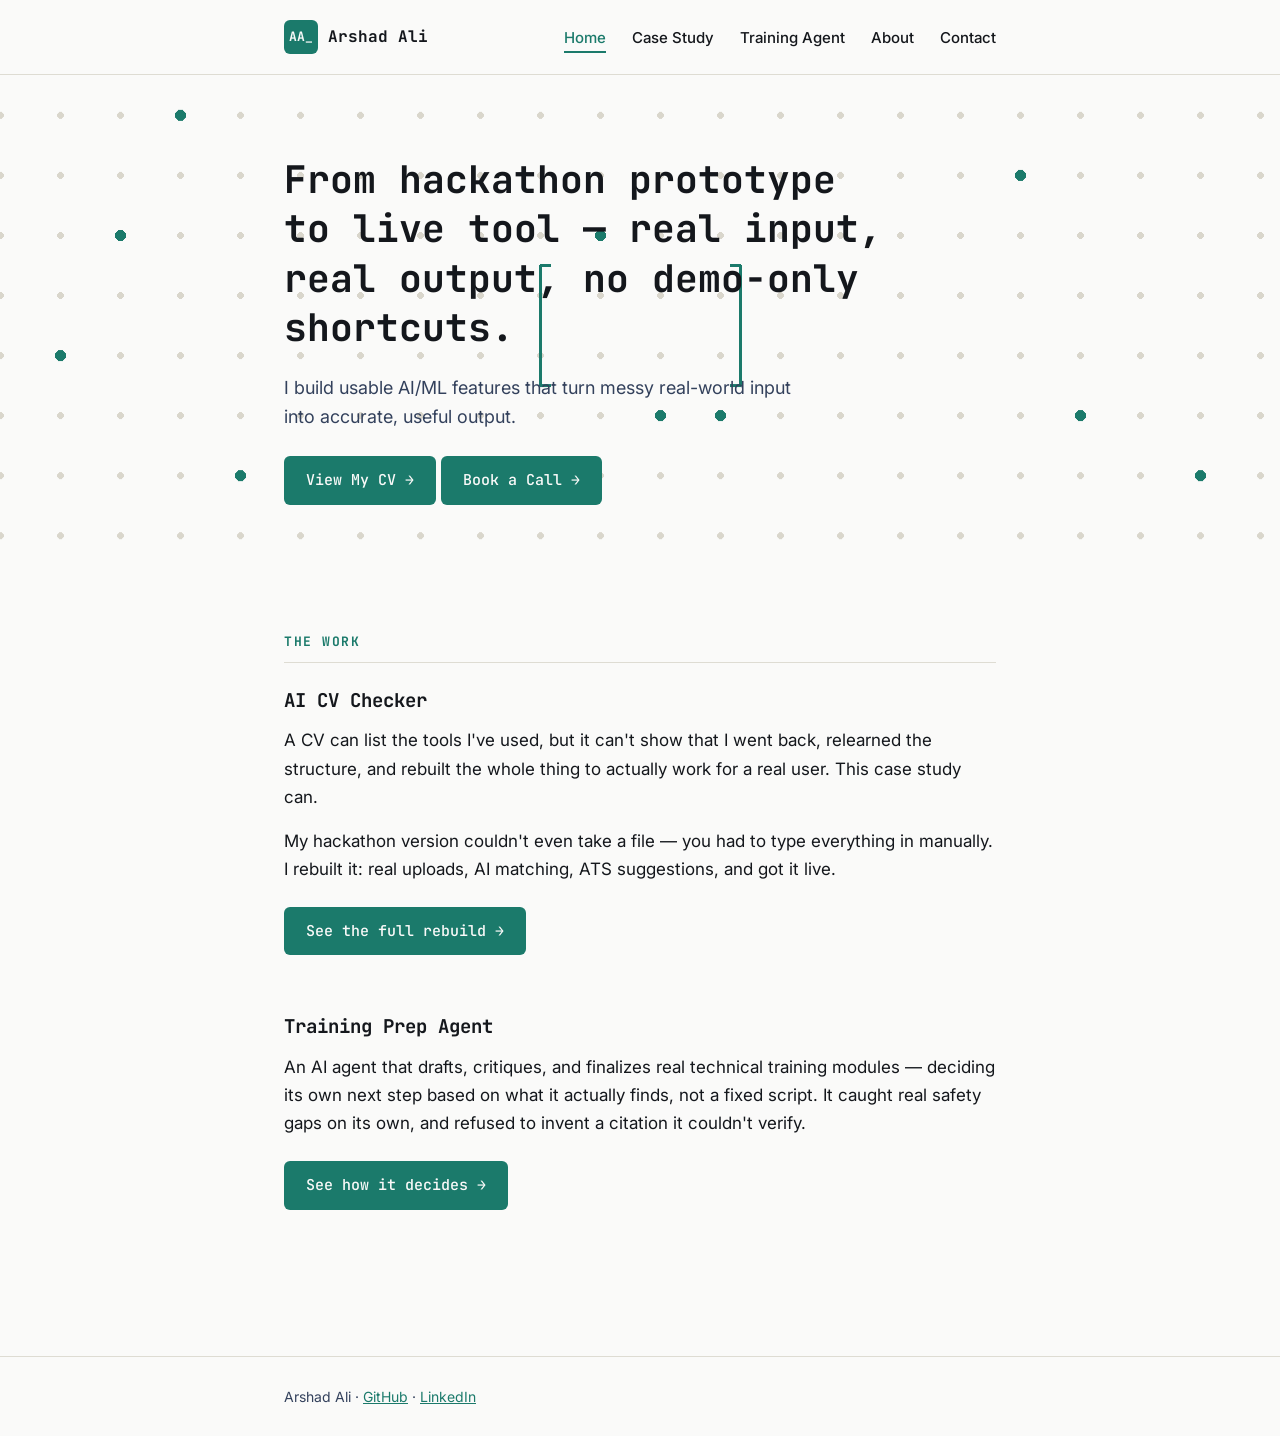
<file: index.html>
<!DOCTYPE html>
<html lang="en">
<head>
  <!-- Google tag (gtag.js) -->
  <script async src="https://www.googletagmanager.com/gtag/js?id=G-GEJ6MZTGSF"></script>
  <script>
    window.dataLayer = window.dataLayer || [];
    function gtag(){dataLayer.push(arguments);}
    gtag('js', new Date());
    gtag('config', 'G-GEJ6MZTGSF');
  </script>

  <meta charset="UTF-8">
  <meta name="viewport" content="width=device-width, initial-scale=1.0">
  <link rel="icon" type="image/png" sizes="32x32" href="favicon-32.png">
  <link rel="icon" type="image/png" sizes="16x16" href="favicon-16.png">
  <link rel="apple-touch-icon" sizes="180x180" href="favicon-180.png">

  <title>Arshad Ali — ML/AI Engineer</title>
  <meta name="description" content="ML/AI engineer portfolio: real, working projects like the AI CV Checker, built from prototype to live tool — no demo-only shortcuts.">
  <meta property="og:title" content="Arshad Ali — ML/AI Engineer">
  <meta property="og:description" content="From hackathon prototype to live tool — real input, real output, no demo-only shortcuts.">
  <meta property="og:image" content="https://arshadaliml.netlify.app/og-image-final.png">
  <meta property="og:url" content="https://arshadaliml.netlify.app/">
  <meta property="og:type" content="website">
  <meta name="twitter:card" content="summary_large_image">
  <meta name="twitter:title" content="Arshad Ali — ML/AI Engineer">
  <meta name="twitter:description" content="From hackathon prototype to live tool — real input, real output, no demo-only shortcuts.">
  <meta name="twitter:image" content="https://arshadaliml.netlify.app/og-image-final.png">
  <link rel="preconnect" href="https://fonts.googleapis.com">
  <link href="https://fonts.googleapis.com/css2?family=JetBrains+Mono:wght@400;500;700&family=Inter:wght@400;500;600&display=swap" rel="stylesheet">
  <link rel="stylesheet" href="style.css">
</head>
<body>

<nav>
  <div class="wrap">
    <div class="brand">
      <div class="mark"><span>AA</span></div>
      <span class="brand-name">Arshad Ali</span>
    </div>
    <ul>
      <li><a href="index.html" class="active">Home</a></li>
      <li><a href="case-study.html">Case Study</a></li>
      <li><a href="case-study-training-agent.html">Training Agent</a></li>
      <li><a href="about.html">About</a></li>
      <li><a href="contact.html">Contact</a></li>
    </ul>
  </div>
</nav>

<div class="hero">
  <div class="wrap">
    <h1>From hackathon prototype to live tool — real input, real output, no demo-only shortcuts.</h1>
    <p class="proof">I build usable AI/ML features that turn messy real-world input into accurate, useful output.</p>

    <div class="cta-links">
      <a href="https://drive.google.com/file/d/16Eszckls5YQuQxYeXMsvimptYP2M2bGw/view?usp=drivesdk" class="cta" target="_blank" rel="noopener noreferrer">View My CV →</a>
      <a href="https://calendly.com/sarshadad/ai-ml-portfolio-project-discussion" class="cta" target="_blank" rel="noopener noreferrer">Book a Call →</a>
    </div>
  </div>
</div>

<main>
  <div class="wrap">
    <section>
      <h2>The Work</h2>
      <h3>AI CV Checker</h3>
      <p>A CV can list the tools I've used, but it can't show that I went back, relearned the structure, and rebuilt the whole thing to actually work for a real user. This case study can.</p>
      <p>My hackathon version couldn't even take a file — you had to type everything in manually. I rebuilt it: real uploads, AI matching, ATS suggestions, and got it live.</p>
      <a href="case-study.html" class="cta">See the full rebuild →</a>
    </section>

    <section>
      <h3>Training Prep Agent</h3>
      <p>An AI agent that drafts, critiques, and finalizes real technical training modules — deciding its own next step based on what it actually finds, not a fixed script. It caught real safety gaps on its own, and refused to invent a citation it couldn't verify.</p>
      <a href="case-study-training-agent.html" class="cta">See how it decides →</a>
    </section>
  </div>
</main>

<footer>
  <div class="wrap">
    Arshad Ali · <a href="https://github.com/sarshadad-codeee">GitHub</a> · <a href="https://linkedin.com/in/arshad-ali-0b1b22258">LinkedIn</a>
  </div>
</footer>

</body>
</html>
</file>
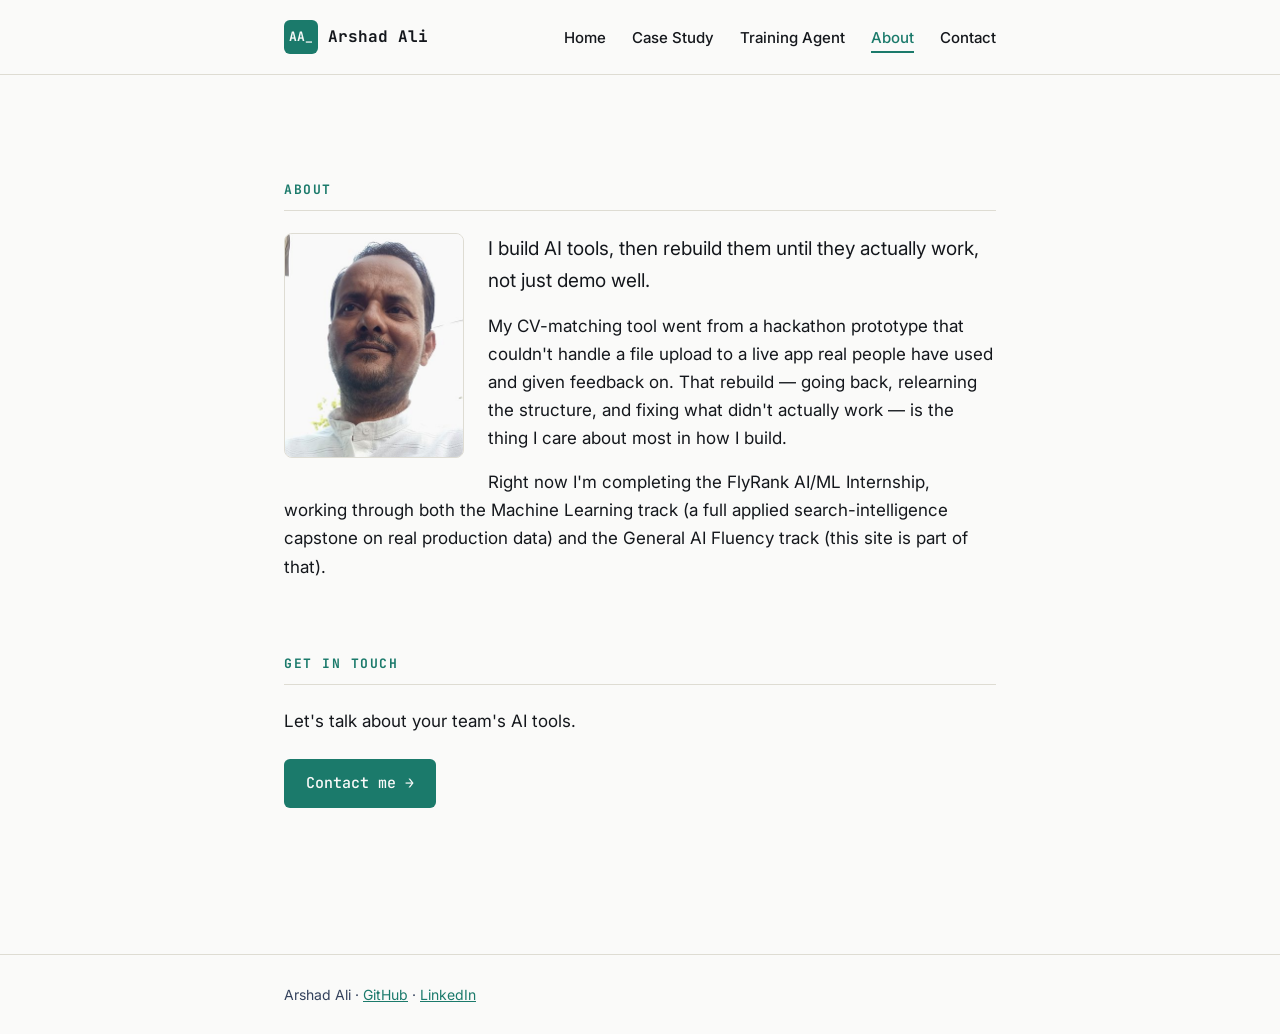
<file: about.html>
<!DOCTYPE html>
<html lang="en">
<head>
  <!-- Google tag (gtag.js) -->
  <script async src="https://www.googletagmanager.com/gtag/js?id=G-GEJ6MZTGSF"></script>
  <script>
    window.dataLayer = window.dataLayer || [];
    function gtag(){dataLayer.push(arguments);}
    gtag('js', new Date());
    gtag('config', 'G-GEJ6MZTGSF');
  </script>

<meta charset="UTF-8">
<meta name="viewport" content="width=device-width, initial-scale=1.0">
  <link rel="icon" type="image/png" sizes="32x32" href="favicon-32.png">
  <link rel="icon" type="image/png" sizes="16x16" href="favicon-16.png">
  <link rel="apple-touch-icon" sizes="180x180" href="favicon-180.png">

<title>About — Arshad Ali</title>
<meta name="description" content="About Arshad Ali — ML/AI engineer completing the FlyRank AI internship, building real tools that go from prototype to production.">
<meta property="og:title" content="About — Arshad Ali">
<meta property="og:description" content="ML/AI engineer completing the FlyRank AI internship, building real tools that go from prototype to production.">
<meta property="og:image" content="https://arshadaliml.netlify.app/og-image-final.png">
<meta property="og:url" content="https://arshadaliml.netlify.app/about">
<meta property="og:type" content="website">
<meta name="twitter:card" content="summary_large_image">
<link rel="preconnect" href="https://fonts.googleapis.com">
<link href="https://fonts.googleapis.com/css2?family=JetBrains+Mono:wght@400;500;700&family=Inter:wght@400;500;600&display=swap" rel="stylesheet">
<link rel="stylesheet" href="style.css">
</head>
<body>

<nav>
  <div class="wrap">
    <div class="brand">
      <div class="mark"><span>AA</span></div>
      <span class="brand-name">Arshad Ali</span>
    </div>
    <ul>
      <li><a href="index.html">Home</a></li>
      <li><a href="case-study.html">Case Study</a></li>
      <li><a href="case-study-training-agent.html">Training Agent</a></li>
      <li><a href="about.html" class="active">About</a></li>
      <li><a href="contact.html">Contact</a></li>
    </ul>
  </div>
</nav>

<main>
  <div class="wrap" style="padding-top:48px;">
    <section>
      <h2>About</h2>
      <img src="about.jpg" alt="Photo of Arshad Ali" class="about-photo">
      <p class="lede">I build AI tools, then rebuild them until they actually work, not just demo well.</p>
      <p>My CV-matching tool went from a hackathon prototype that couldn't handle a file upload to a live app real people have used and given feedback on. That rebuild — going back, relearning the structure, and fixing what didn't actually work — is the thing I care about most in how I build.</p>
      <p>Right now I'm completing the FlyRank AI/ML Internship, working through both the Machine Learning track (a full applied search-intelligence capstone on real production data) and the General AI Fluency track (this site is part of that).</p>
      <div style="clear:both;"></div>
    </section>

    <section>
      <h2>Get In Touch</h2>
      <p>Let's talk about your team's AI tools.</p>
      <a href="contact.html" class="cta">Contact me →</a>
    </section>
  </div>
</main>

<footer>
  <div class="wrap">
    Arshad Ali · <a href="https://github.com/sarshadad-codeee">GitHub</a> · <a href="https://linkedin.com/in/arshad-ali-0b1b22258">LinkedIn</a>
  </div>
</footer>

</body>
</html>
</file>
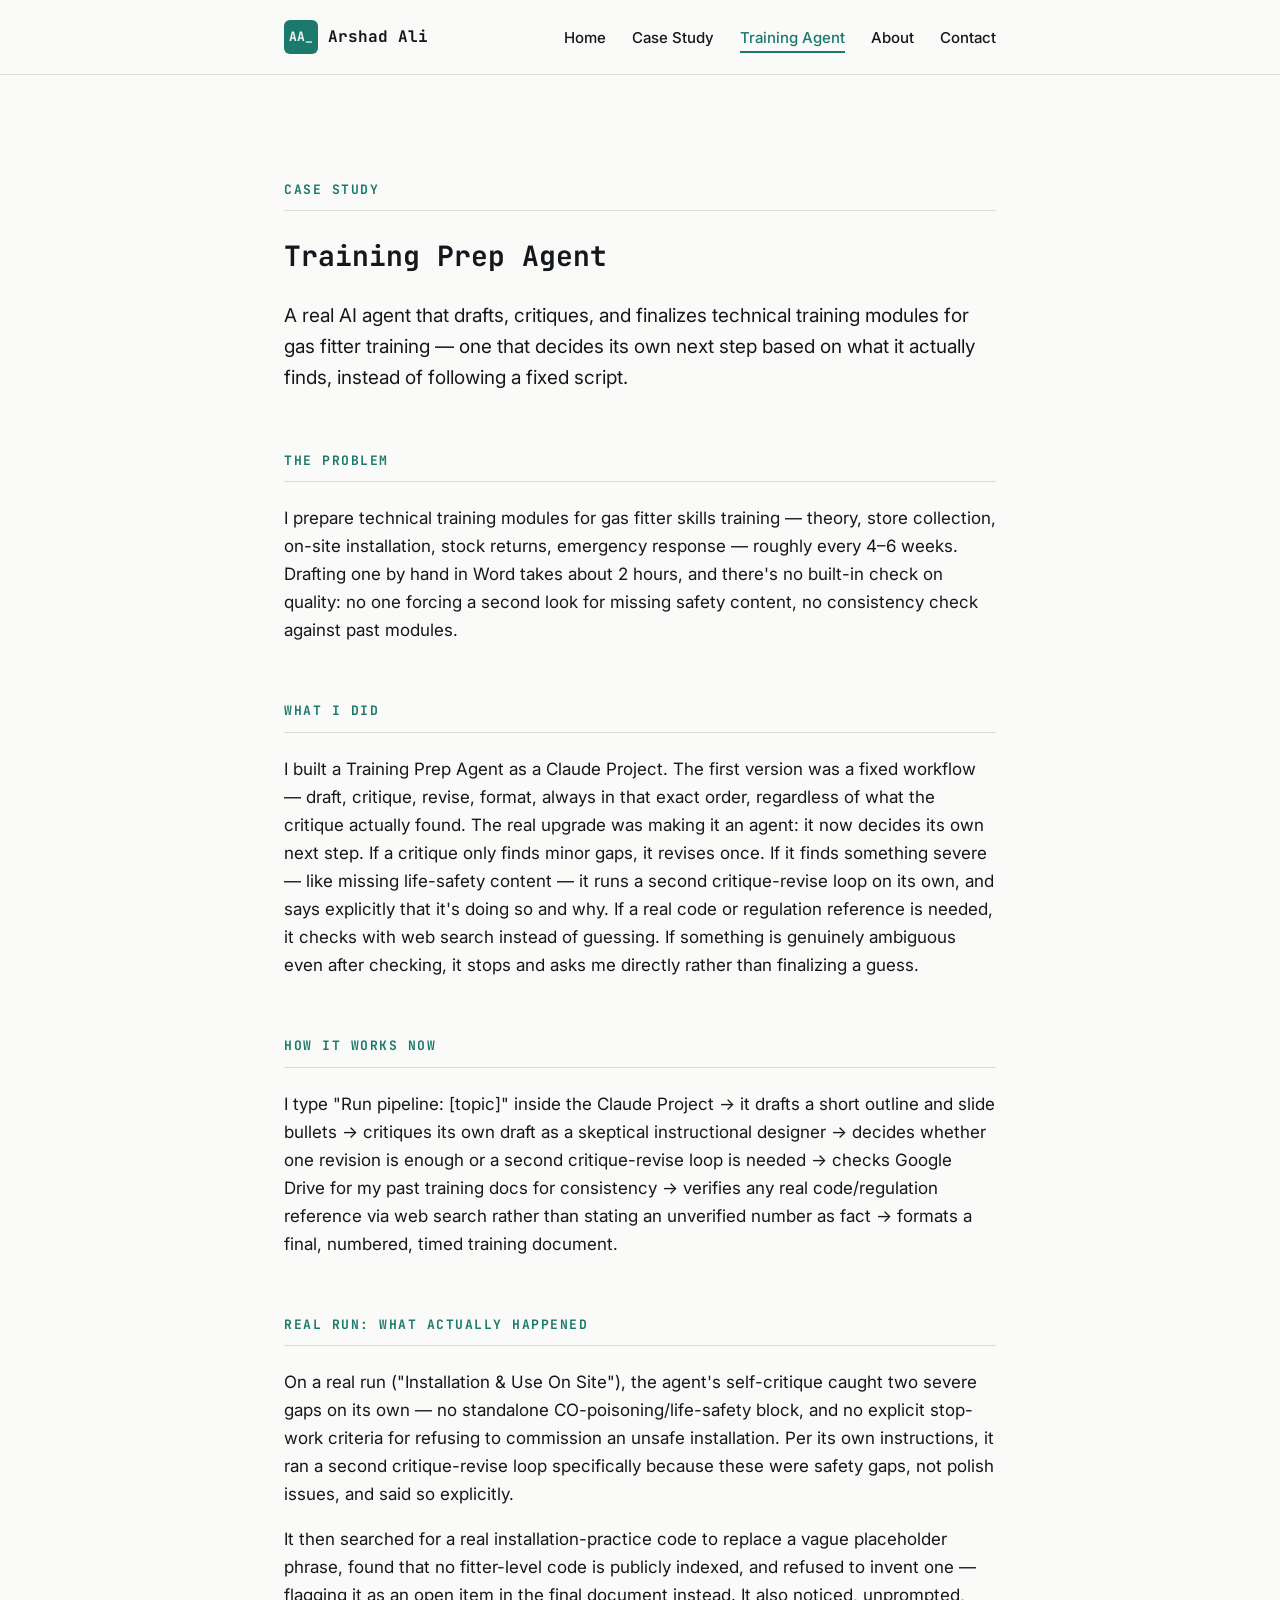
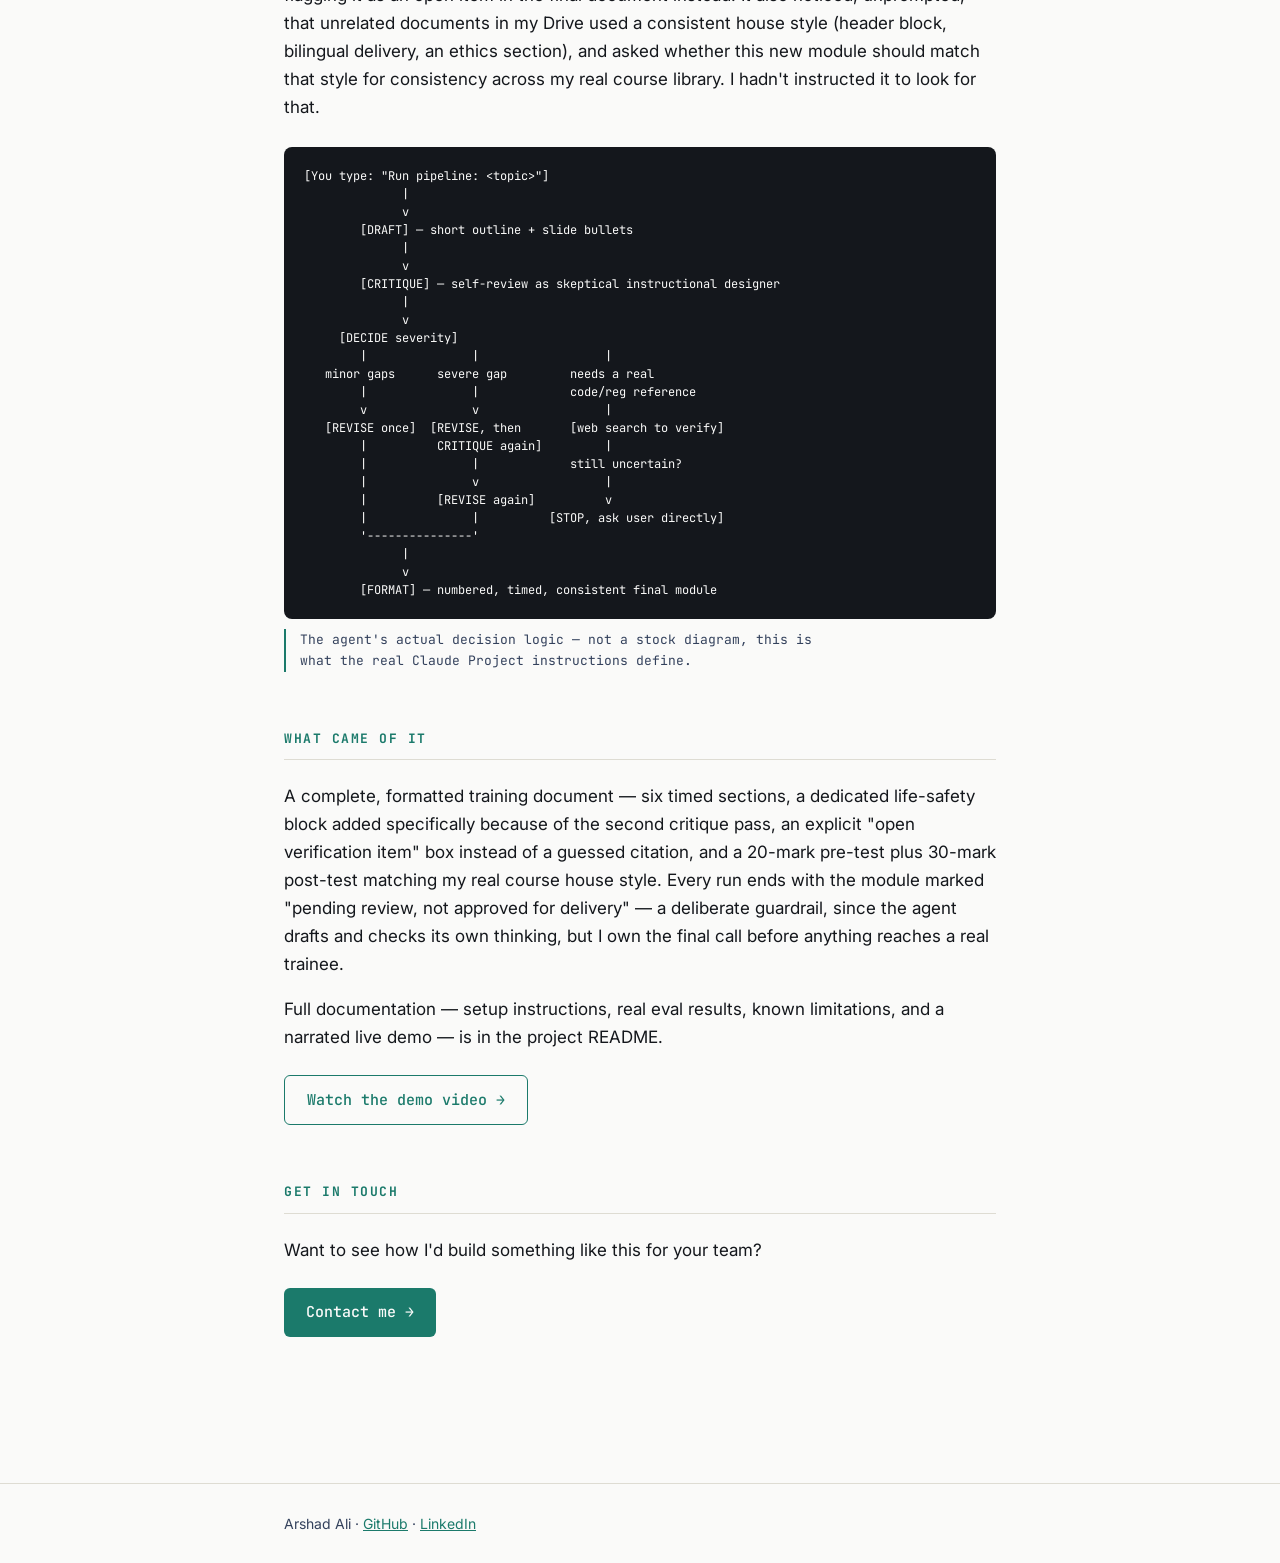
<file: case-study-training-agent.html>
<!DOCTYPE html>
<html lang="en">
<head>
  <!-- Google tag (gtag.js) -->
  <script async src="https://www.googletagmanager.com/gtag/js?id=G-GEJ6MZTGSF"></script>
  <script>
    window.dataLayer = window.dataLayer || [];
    function gtag(){dataLayer.push(arguments);}
    gtag('js', new Date());
    gtag('config', 'G-GEJ6MZTGSF');
  </script>

<meta charset="UTF-8">
<meta name="viewport" content="width=device-width, initial-scale=1.0">
  <link rel="icon" type="image/png" sizes="32x32" href="favicon-32.png">
  <link rel="icon" type="image/png" sizes="16x16" href="favicon-16.png">
  <link rel="apple-touch-icon" sizes="180x180" href="favicon-180.png">

<title>Case Study: Training Prep Agent — Arshad Ali</title>
<meta name="description" content="How I built a real AI agent that drafts, critiques, and finalizes gas fitter training modules — deciding its own next step instead of following a fixed script.">
<meta property="og:title" content="Case Study: Training Prep Agent — Arshad Ali">
<meta property="og:description" content="A real AI agent that drafts, critiques, and finalizes technical training modules, deciding its own next step based on what it actually finds.">
<meta property="og:image" content="https://arshadaliml.netlify.app/og-image-final.png">
<meta property="og:url" content="https://arshadaliml.netlify.app/case-study-training-agent">
<meta property="og:type" content="article">
<meta name="twitter:card" content="summary_large_image">
<link rel="preconnect" href="https://fonts.googleapis.com">
<link href="https://fonts.googleapis.com/css2?family=JetBrains+Mono:wght@400;500;700&family=Inter:wght@400;500;600&display=swap" rel="stylesheet">
<link rel="stylesheet" href="style.css">
</head>
<body>

<nav>
  <div class="wrap">
    <div class="brand">
      <div class="mark"><span>AA</span></div>
      <span class="brand-name">Arshad Ali</span>
    </div>
    <ul>
      <li><a href="index.html">Home</a></li>
      <li><a href="case-study.html">Case Study</a></li>
      <li><a href="case-study-training-agent.html" class="active">Training Agent</a></li>
      <li><a href="about.html">About</a></li>
      <li><a href="contact.html">Contact</a></li>
    </ul>
  </div>
</nav>

<main>
  <div class="wrap" style="padding-top:48px;">

    <section>
      <h2>Case Study</h2>
      <h1 class="mono" style="font-size:28px;margin-bottom:20px;">Training Prep Agent</h1>
      <p class="lede">A real AI agent that drafts, critiques, and finalizes technical training modules for gas fitter training — one that decides its own next step based on what it actually finds, instead of following a fixed script.</p>
    </section>

    <section>
      <h2>The Problem</h2>
      <p>I prepare technical training modules for gas fitter skills training — theory, store collection, on-site installation, stock returns, emergency response — roughly every 4–6 weeks. Drafting one by hand in Word takes about 2 hours, and there's no built-in check on quality: no one forcing a second look for missing safety content, no consistency check against past modules.</p>
    </section>

    <section>
      <h2>What I Did</h2>
      <p>I built a Training Prep Agent as a Claude Project. The first version was a fixed workflow — draft, critique, revise, format, always in that exact order, regardless of what the critique actually found. The real upgrade was making it an agent: it now decides its own next step. If a critique only finds minor gaps, it revises once. If it finds something severe — like missing life-safety content — it runs a second critique-revise loop on its own, and says explicitly that it's doing so and why. If a real code or regulation reference is needed, it checks with web search instead of guessing. If something is genuinely ambiguous even after checking, it stops and asks me directly rather than finalizing a guess.</p>
    </section>

    <section>
      <h2>How It Works Now</h2>
      <p>I type "Run pipeline: [topic]" inside the Claude Project → it drafts a short outline and slide bullets → critiques its own draft as a skeptical instructional designer → decides whether one revision is enough or a second critique-revise loop is needed → checks Google Drive for my past training docs for consistency → verifies any real code/regulation reference via web search rather than stating an unverified number as fact → formats a final, numbered, timed training document.</p>
    </section>

    <section>
      <h2>Real Run: What Actually Happened</h2>
      <p>On a real run ("Installation & Use On Site"), the agent's self-critique caught two severe gaps on its own — no standalone CO-poisoning/life-safety block, and no explicit stop-work criteria for refusing to commission an unsafe installation. Per its own instructions, it ran a second critique-revise loop specifically because these were safety gaps, not polish issues, and said so explicitly.</p>
      <p>It then searched for a real installation-practice code to replace a vague placeholder phrase, found that no fitter-level code is publicly indexed, and refused to invent one — flagging it as an open item in the final document instead. It also noticed, unprompted, that unrelated documents in my Drive used a consistent house style (header block, bilingual delivery, an ethics section), and asked whether this new module should match that style for consistency across my real course library. I hadn't instructed it to look for that.</p>
      <div class="flow-diagram">
<pre class="mono">
[You type: "Run pipeline: &lt;topic&gt;"]
              |
              v
        [DRAFT] — short outline + slide bullets
              |
              v
        [CRITIQUE] — self-review as skeptical instructional designer
              |
              v
     [DECIDE severity]
        |               |                  |
   minor gaps      severe gap         needs a real
        |               |             code/reg reference
        v               v                  |
   [REVISE once]  [REVISE, then       [web search to verify]
        |          CRITIQUE again]         |
        |               |             still uncertain?
        |               v                  |
        |          [REVISE again]          v
        |               |          [STOP, ask user directly]
        '---------------'
              |
              v
        [FORMAT] — numbered, timed, consistent final module
</pre>
        <p class="caption">The agent's actual decision logic — not a stock diagram, this is what the real Claude Project instructions define.</p>
      </div>
    </section>

    <section>
      <h2>What Came of It</h2>
      <p>A complete, formatted training document — six timed sections, a dedicated life-safety block added specifically because of the second critique pass, an explicit "open verification item" box instead of a guessed citation, and a 20-mark pre-test plus 30-mark post-test matching my real course house style. Every run ends with the module marked "pending review, not approved for delivery" — a deliberate guardrail, since the agent drafts and checks its own thinking, but I own the final call before anything reaches a real trainee.</p>
      <p>Full documentation — setup instructions, real eval results, known limitations, and a narrated live demo — is in the project README.</p>
      <a href="https://youtu.be/5U8uhiTIbHg" class="cta secondary" target="_blank" rel="noopener">Watch the demo video →</a>
    </section>

    <section>
      <h2>Get In Touch</h2>
      <p>Want to see how I'd build something like this for your team?</p>
      <a href="contact.html" class="cta">Contact me →</a>
    </section>

  </div>
</main>

<footer>
  <div class="wrap">
    Arshad Ali · <a href="https://github.com/sarshadad-codeee">GitHub</a> · <a href="https://linkedin.com/in/arshad-ali-0b1b22258">LinkedIn</a>
  </div>
</footer>

</body>
</html>
</file>
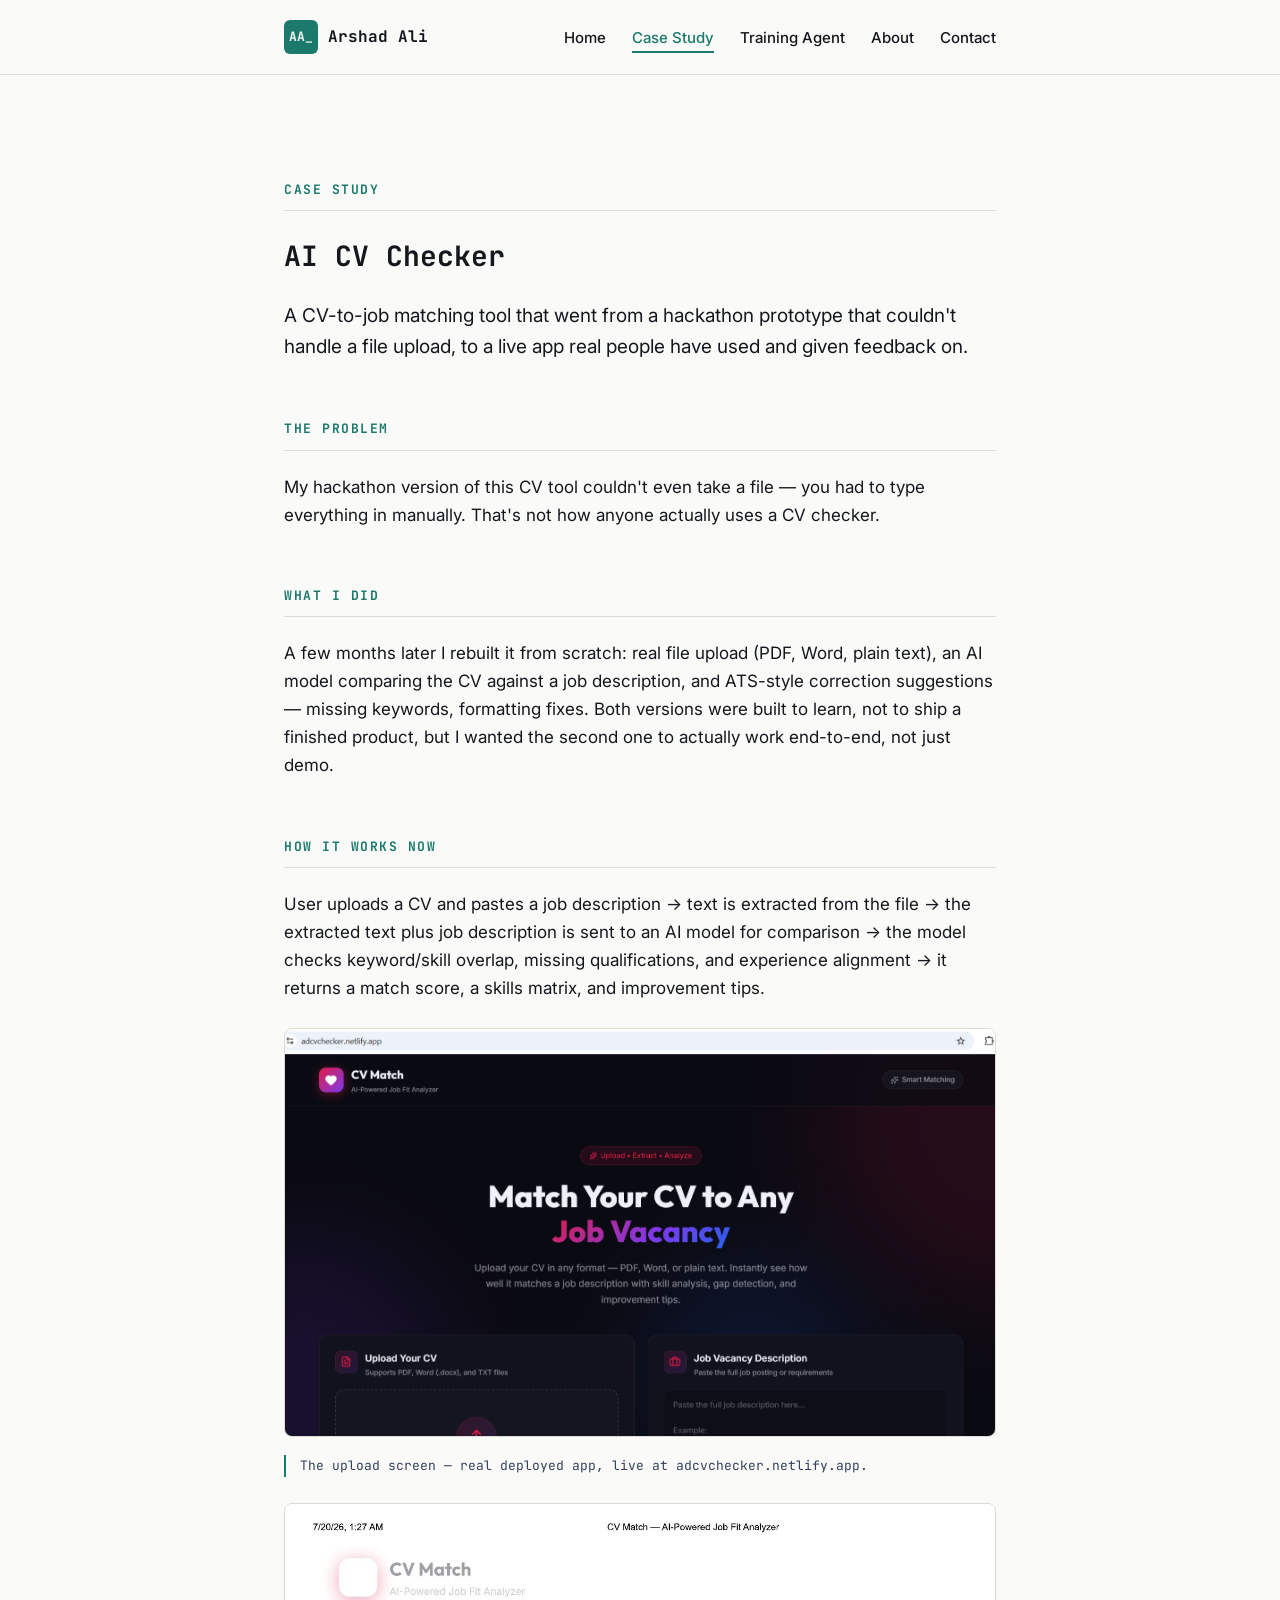
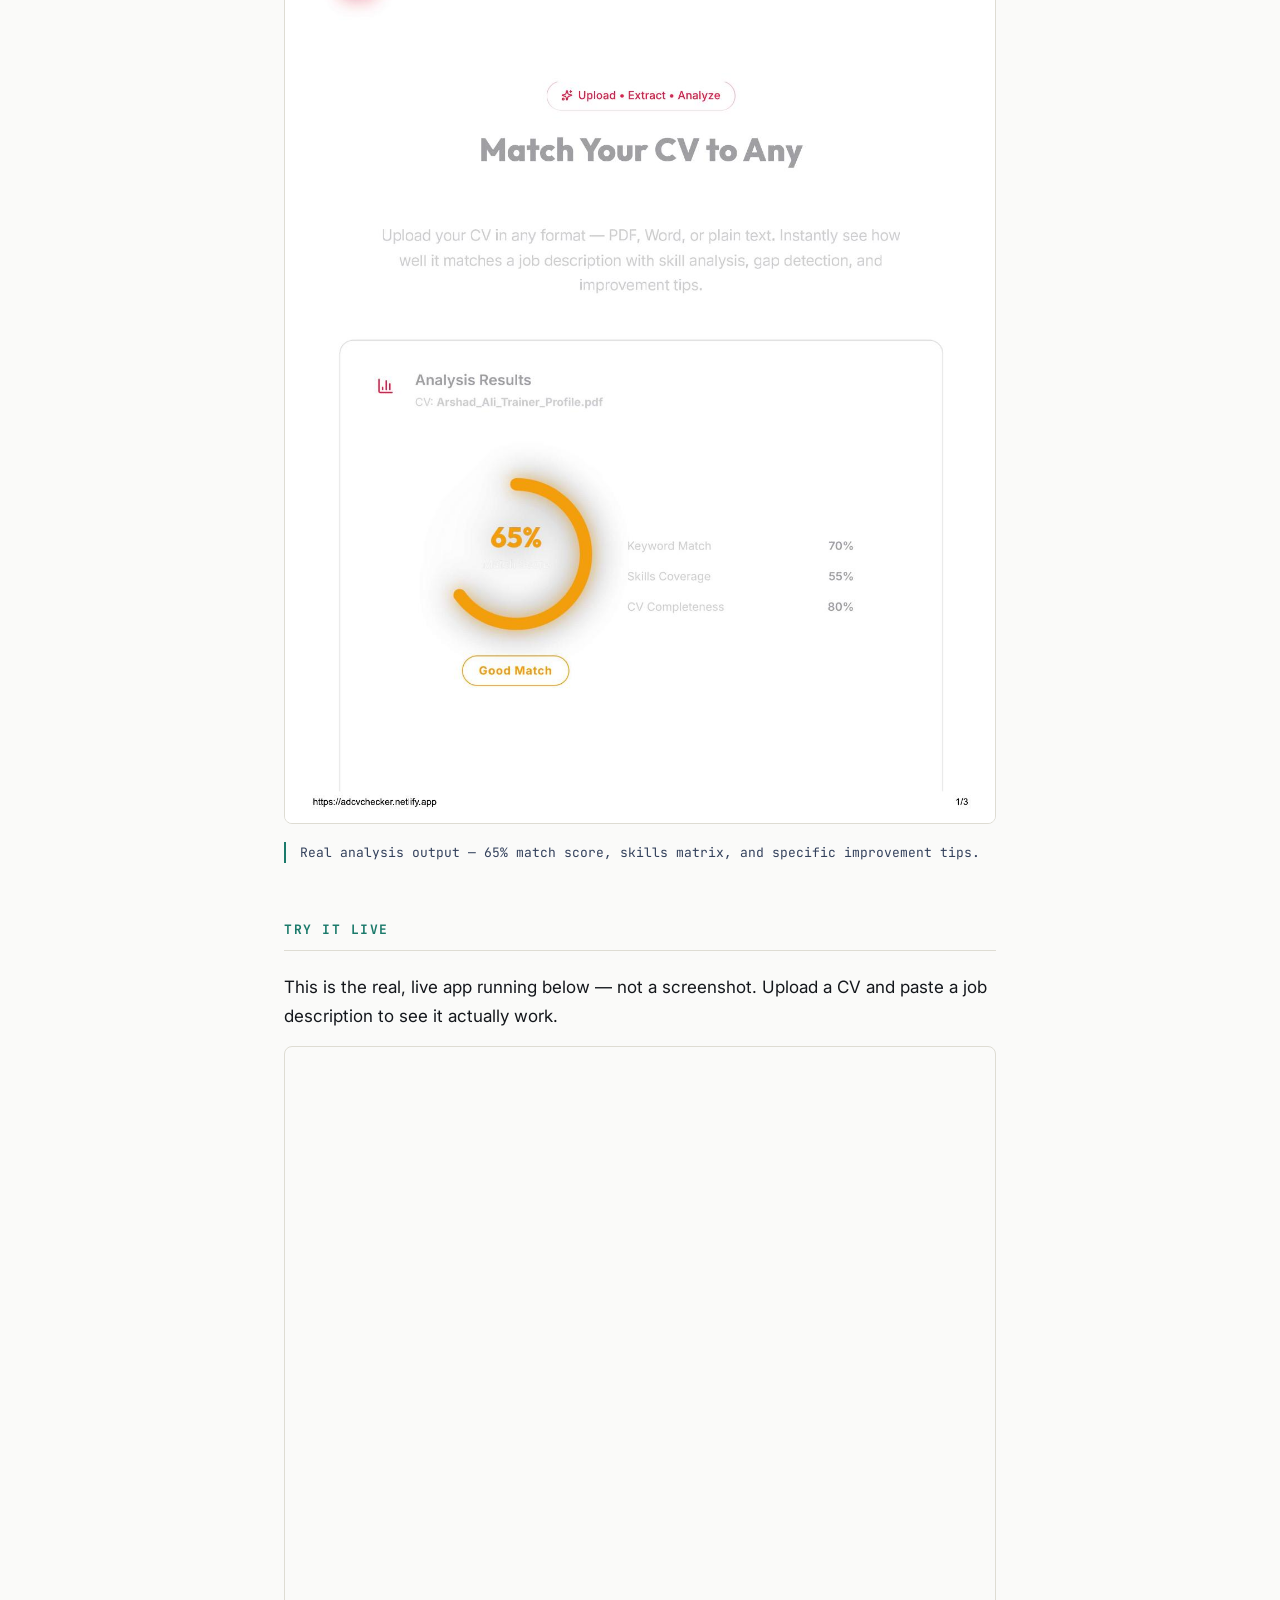
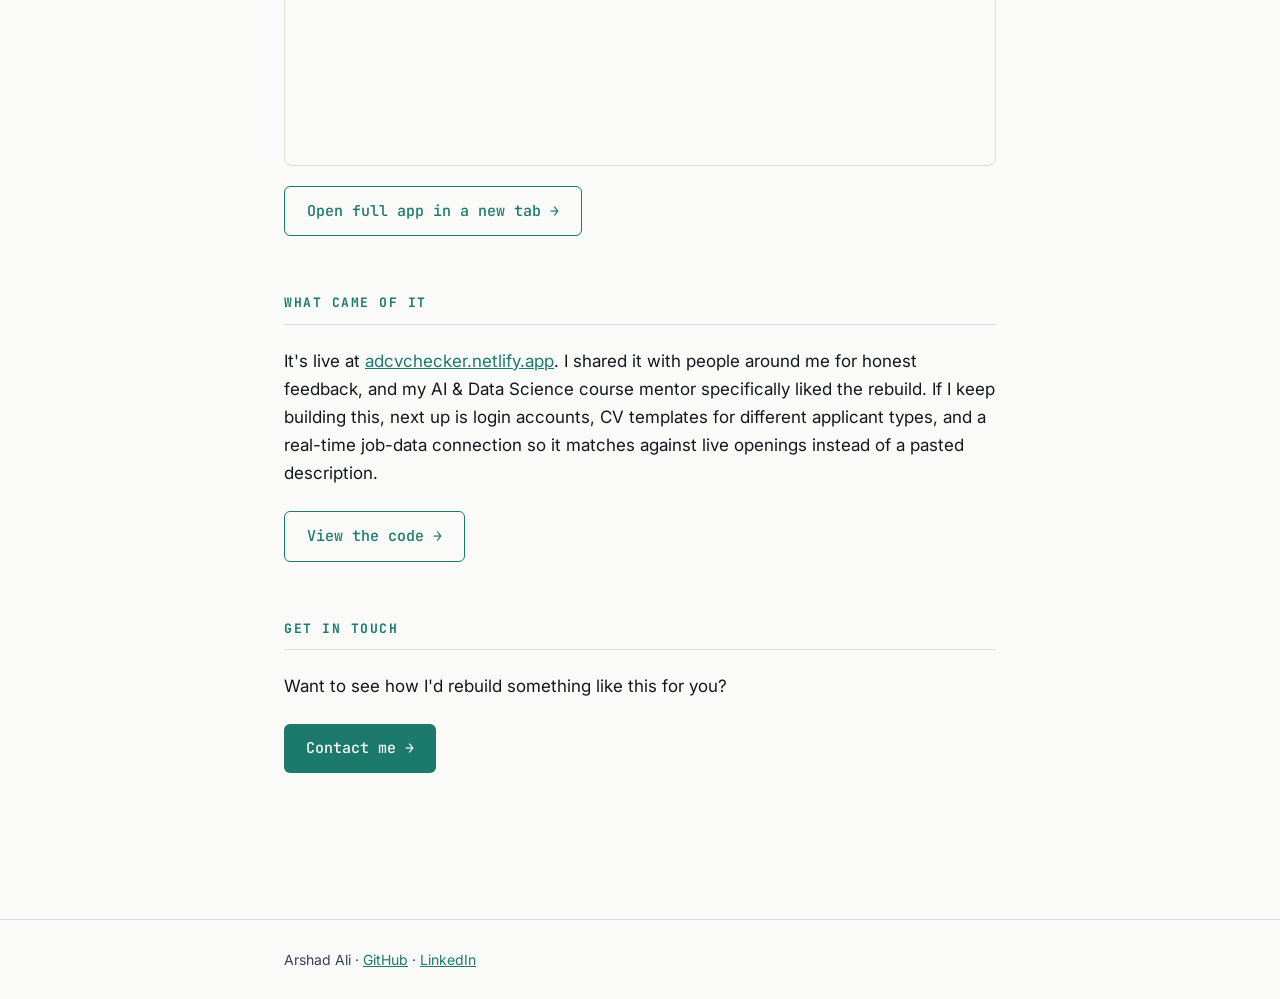
<file: case-study.html>
<!DOCTYPE html>
<html lang="en">
<head>
  <!-- Google tag (gtag.js) -->
  <script async src="https://www.googletagmanager.com/gtag/js?id=G-GEJ6MZTGSF"></script>
  <script>
    window.dataLayer = window.dataLayer || [];
    function gtag(){dataLayer.push(arguments);}
    gtag('js', new Date());
    gtag('config', 'G-GEJ6MZTGSF');
  </script>

<meta charset="UTF-8">
<meta name="viewport" content="width=device-width, initial-scale=1.0">
  <link rel="icon" type="image/png" sizes="32x32" href="favicon-32.png">
  <link rel="icon" type="image/png" sizes="16x16" href="favicon-16.png">
  <link rel="apple-touch-icon" sizes="180x180" href="favicon-180.png">

<title>Case Study: AI CV Checker — Arshad Ali</title>
<meta name="description" content="How I rebuilt AI CV Checker from a broken hackathon prototype into a live tool with real file upload, CV-to-job matching, and ATS suggestions.">
<meta property="og:title" content="Case Study: AI CV Checker — Arshad Ali">
<meta property="og:description" content="From a hackathon prototype that couldn't take a file upload, to a live, working CV-matching tool. See the real rebuild.">
<meta property="og:image" content="https://arshadaliml.netlify.app/cv_results-1.jpg">
<meta property="og:url" content="https://arshadaliml.netlify.app/case-study">
<meta property="og:type" content="article">
<meta name="twitter:card" content="summary_large_image">
<link rel="preconnect" href="https://fonts.googleapis.com">
<link href="https://fonts.googleapis.com/css2?family=JetBrains+Mono:wght@400;500;700&family=Inter:wght@400;500;600&display=swap" rel="stylesheet">
<link rel="stylesheet" href="style.css">
</head>
<body>

<nav>
  <div class="wrap">
    <div class="brand">
      <div class="mark"><span>AA</span></div>
      <span class="brand-name">Arshad Ali</span>
    </div>
    <ul>
      <li><a href="index.html">Home</a></li>
      <li><a href="case-study.html" class="active">Case Study</a></li>
      <li><a href="case-study-training-agent.html">Training Agent</a></li>
      <li><a href="about.html">About</a></li>
      <li><a href="contact.html">Contact</a></li>
    </ul>
  </div>
</nav>

<main>
  <div class="wrap" style="padding-top:48px;">

    <section>
      <h2>Case Study</h2>
      <h1 class="mono" style="font-size:28px;margin-bottom:20px;">AI CV Checker</h1>
      <p class="lede">A CV-to-job matching tool that went from a hackathon prototype that couldn't handle a file upload, to a live app real people have used and given feedback on.</p>
    </section>

    <section>
      <h2>The Problem</h2>
      <p>My hackathon version of this CV tool couldn't even take a file — you had to type everything in manually. That's not how anyone actually uses a CV checker.</p>
    </section>

    <section>
      <h2>What I Did</h2>
      <p>A few months later I rebuilt it from scratch: real file upload (PDF, Word, plain text), an AI model comparing the CV against a job description, and ATS-style correction suggestions — missing keywords, formatting fixes. Both versions were built to learn, not to ship a finished product, but I wanted the second one to actually work end-to-end, not just demo.</p>
    </section>

    <section>
      <h2>How It Works Now</h2>
      <p>User uploads a CV and pastes a job description → text is extracted from the file → the extracted text plus job description is sent to an AI model for comparison → the model checks keyword/skill overlap, missing qualifications, and experience alignment → it returns a match score, a skills matrix, and improvement tips.</p>
      <figure>
        <img src="cv_home.png" alt="CV Checker homepage showing the upload screen">
        <figcaption>The upload screen — real deployed app, live at adcvchecker.netlify.app.</figcaption>
      </figure>
      <figure>
        <img src="cv_results-1.jpg" alt="CV Checker analysis results showing a 65% match score, skills matrix, and improvement tips">
        <figcaption>Real analysis output — 65% match score, skills matrix, and specific improvement tips.</figcaption>
      </figure>
    </section>

    <section>
      <h2>Try It Live</h2>
      <p>This is the real, live app running below — not a screenshot. Upload a CV and paste a job description to see it actually work.</p>
      <div class="demo-embed">
        <iframe
          src="https://adcvchecker.netlify.app"
          title="AI CV Checker live demo"
          loading="lazy">
        </iframe>
      </div>
      <p style="margin-top:12px;">
        <a href="https://adcvchecker.netlify.app" class="cta secondary" target="_blank" rel="noopener">Open full app in a new tab →</a>
      </p>
    </section>

    <section>
      <h2>What Came of It</h2>
      <p>It's live at <a href="https://adcvchecker.netlify.app">adcvchecker.netlify.app</a>. I shared it with people around me for honest feedback, and my AI & Data Science course mentor specifically liked the rebuild. If I keep building this, next up is login accounts, CV templates for different applicant types, and a real-time job-data connection so it matches against live openings instead of a pasted description.</p>
      <a href="https://github.com/sarshadad-codeee/adcvcheckerApp" class="cta secondary">View the code →</a>
    </section>

    <section>
      <h2>Get In Touch</h2>
      <p>Want to see how I'd rebuild something like this for you?</p>
      <a href="contact.html" class="cta">Contact me →</a>
    </section>

  </div>
</main>

<footer>
  <div class="wrap">
    Arshad Ali · <a href="https://github.com/sarshadad-codeee">GitHub</a> · <a href="https://linkedin.com/in/arshad-ali-0b1b22258">LinkedIn</a>
  </div>
</footer>

</body>
</html>
</file>
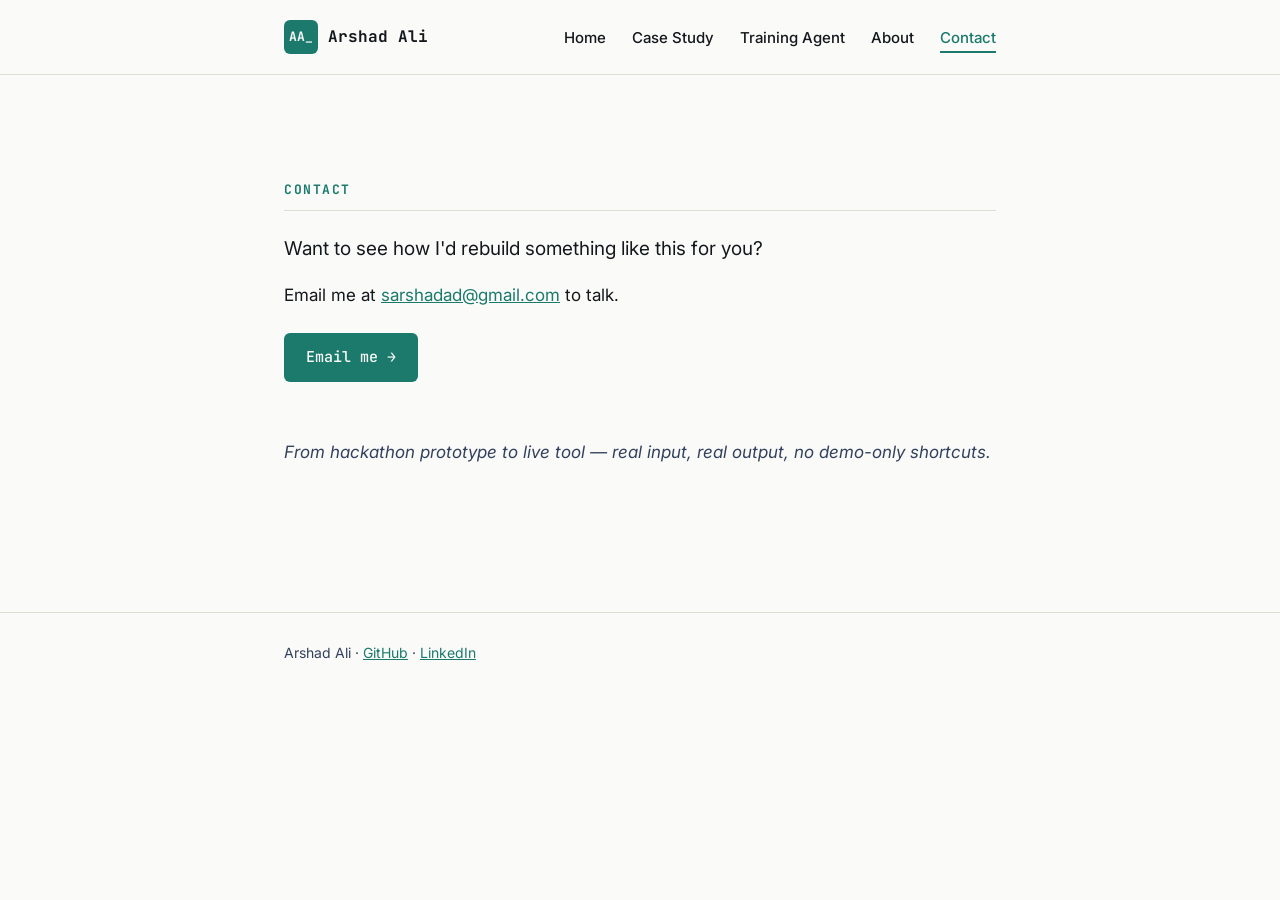
<file: contact.html>
<!DOCTYPE html>
<html lang="en">
<head>
  <!-- Google tag (gtag.js) -->
  <script async src="https://www.googletagmanager.com/gtag/js?id=G-GEJ6MZTGSF"></script>
  <script>
    window.dataLayer = window.dataLayer || [];
    function gtag(){dataLayer.push(arguments);}
    gtag('js', new Date());
    gtag('config', 'G-GEJ6MZTGSF');
  </script>

<meta charset="UTF-8">
<meta name="viewport" content="width=device-width, initial-scale=1.0">
  <link rel="icon" type="image/png" sizes="32x32" href="favicon-32.png">
  <link rel="icon" type="image/png" sizes="16x16" href="favicon-16.png">
  <link rel="apple-touch-icon" sizes="180x180" href="favicon-180.png">

<title>Contact — Arshad Ali</title>
<meta name="description" content="Get in touch with Arshad Ali, ML/AI engineer, to talk about your team's AI tools or a project idea.">
<meta property="og:title" content="Contact — Arshad Ali">
<meta property="og:description" content="Get in touch to talk about your team's AI tools or a project idea.">
<meta property="og:image" content="https://arshadaliml.netlify.app/og-image-final.png">
<meta property="og:url" content="https://arshadaliml.netlify.app/contact">
<meta property="og:type" content="website">
<meta name="twitter:card" content="summary_large_image">
<link rel="preconnect" href="https://fonts.googleapis.com">
<link href="https://fonts.googleapis.com/css2?family=JetBrains+Mono:wght@400;500;700&family=Inter:wght@400;500;600&display=swap" rel="stylesheet">
<link rel="stylesheet" href="style.css">
</head>
<body>

<nav>
  <div class="wrap">
    <div class="brand">
      <div class="mark"><span>AA</span></div>
      <span class="brand-name">Arshad Ali</span>
    </div>
    <ul>
      <li><a href="index.html">Home</a></li>
      <li><a href="case-study.html">Case Study</a></li>
      <li><a href="case-study-training-agent.html">Training Agent</a></li>
      <li><a href="about.html">About</a></li>
      <li><a href="contact.html" class="active">Contact</a></li>
    </ul>
  </div>
</nav>

<main>
  <div class="wrap" style="padding-top:48px;">
    <section>
      <h2>Contact</h2>
      <p class="lede">Want to see how I'd rebuild something like this for you?</p>
      <p>Email me at <a href="mailto:sarshadad@gmail.com">sarshadad@gmail.com</a> to talk.</p>
      <a href="mailto:sarshadad@gmail.com" class="cta">Email me →</a>
    </section>

    <section>
      <p style="color:var(--accent);font-style:italic;">From hackathon prototype to live tool — real input, real output, no demo-only shortcuts.</p>
    </section>
  </div>
</main>

<footer>
  <div class="wrap">
    Arshad Ali · <a href="https://github.com/sarshadad-codeee">GitHub</a> · <a href="https://linkedin.com/in/arshad-ali-0b1b22258">LinkedIn</a>
  </div>
</footer>

</body>
</html>
</file>
<file: style.css>
:root{
  --ink:#14171C;
  --paper:#FAFAF9;
  --signal:#1B7A6B;
  --accent:#33415C;
  --hair:#DEDCD3;
}
*{box-sizing:border-box;margin:0;padding:0;}
body{
  background:var(--paper);
  color:var(--ink);
  font-family:'Inter',sans-serif;
  font-size:17px;
  line-height:1.65;
}
.mono{font-family:'JetBrains Mono',monospace;}
a{color:var(--signal);}
.wrap{max-width:760px;margin:0 auto;padding:0 24px;}

nav{border-bottom:1px solid var(--hair);padding:20px 0;}
nav .wrap{display:flex;align-items:center;justify-content:space-between;flex-wrap:wrap;gap:12px;}
.brand{display:flex;align-items:center;gap:10px;}
.mark{width:34px;height:34px;background:var(--signal);border-radius:6px;display:flex;align-items:center;justify-content:center;flex-shrink:0;}
.mark span{color:var(--paper);font-family:'JetBrains Mono',monospace;font-weight:700;font-size:13px;}
.mark span::after{content:"_";opacity:0.85;}
.brand-name{font-family:'JetBrains Mono',monospace;font-weight:700;font-size:16px;}
nav ul{list-style:none;display:flex;gap:26px;}
nav a{color:var(--ink);text-decoration:none;font-size:15px;font-weight:500;padding-bottom:4px;border-bottom:2px solid transparent;}
nav a:hover, nav a.active{border-bottom:2px solid var(--signal);color:var(--signal);}

.hero{background-image:url('hero.png');background-size:cover;background-position:center;padding:80px 0 70px;}
.hero h1{font-family:'JetBrains Mono',monospace;font-weight:700;font-size:clamp(26px,4vw,38px);line-height:1.3;max-width:600px;margin-bottom:20px;}
.hero p.proof{font-size:18px;max-width:540px;color:var(--accent);}

main{padding:56px 0 90px;}
section{margin-bottom:56px;}
h2{font-family:'JetBrains Mono',monospace;font-size:13px;text-transform:uppercase;letter-spacing:1.5px;color:var(--signal);border-bottom:1px solid var(--hair);padding-bottom:10px;margin-bottom:22px;}
h3{font-family:'JetBrains Mono',monospace;font-size:19px;margin-bottom:10px;}
p{margin-bottom:16px;max-width:66ch;}
.lede{font-size:19px;}

figure{margin:26px 0;}
figure img{width:100%;border-radius:8px;border:1px solid var(--hair);}
figcaption{font-family:'JetBrains Mono',monospace;font-size:13px;color:var(--accent);margin-top:10px;padding-left:14px;border-left:2px solid var(--signal);}

.cta{display:inline-block;background:var(--signal);color:var(--paper) !important;font-family:'JetBrains Mono',monospace;font-weight:500;font-size:15px;text-decoration:none;padding:12px 22px;border-radius:6px;margin-top:8px;}
.cta:hover{background:var(--accent);}
.cta.secondary{background:transparent;color:var(--signal) !important;border:1px solid var(--signal);}

.about-photo{width:180px;height:225px;object-fit:cover;border-radius:8px;border:1px solid var(--hair);float:left;margin:0 24px 16px 0;}

.demo-embed{width:100%;height:720px;border:1px solid var(--hair);border-radius:8px;overflow:hidden;background:var(--paper);}
.demo-embed iframe{width:100%;height:100%;border:0;display:block;}
.flow-diagram{margin:26px 0;}
.flow-diagram pre{background:var(--ink);color:var(--paper);padding:20px;border-radius:8px;overflow-x:auto;font-size:12px;line-height:1.5;}
.flow-diagram .caption{font-family:'JetBrains Mono',monospace;font-size:13px;color:var(--accent);margin-top:10px;padding-left:14px;border-left:2px solid var(--signal);}

footer{border-top:1px solid var(--hair);padding:28px 0;font-size:14px;color:var(--accent);}

@media (max-width:600px){
  .hero{padding:56px 0 44px;}
  .about-photo{float:none;display:block;margin:0 0 20px 0;}
  nav ul{gap:16px;}
  .demo-embed{height:520px;}
}
</file>
